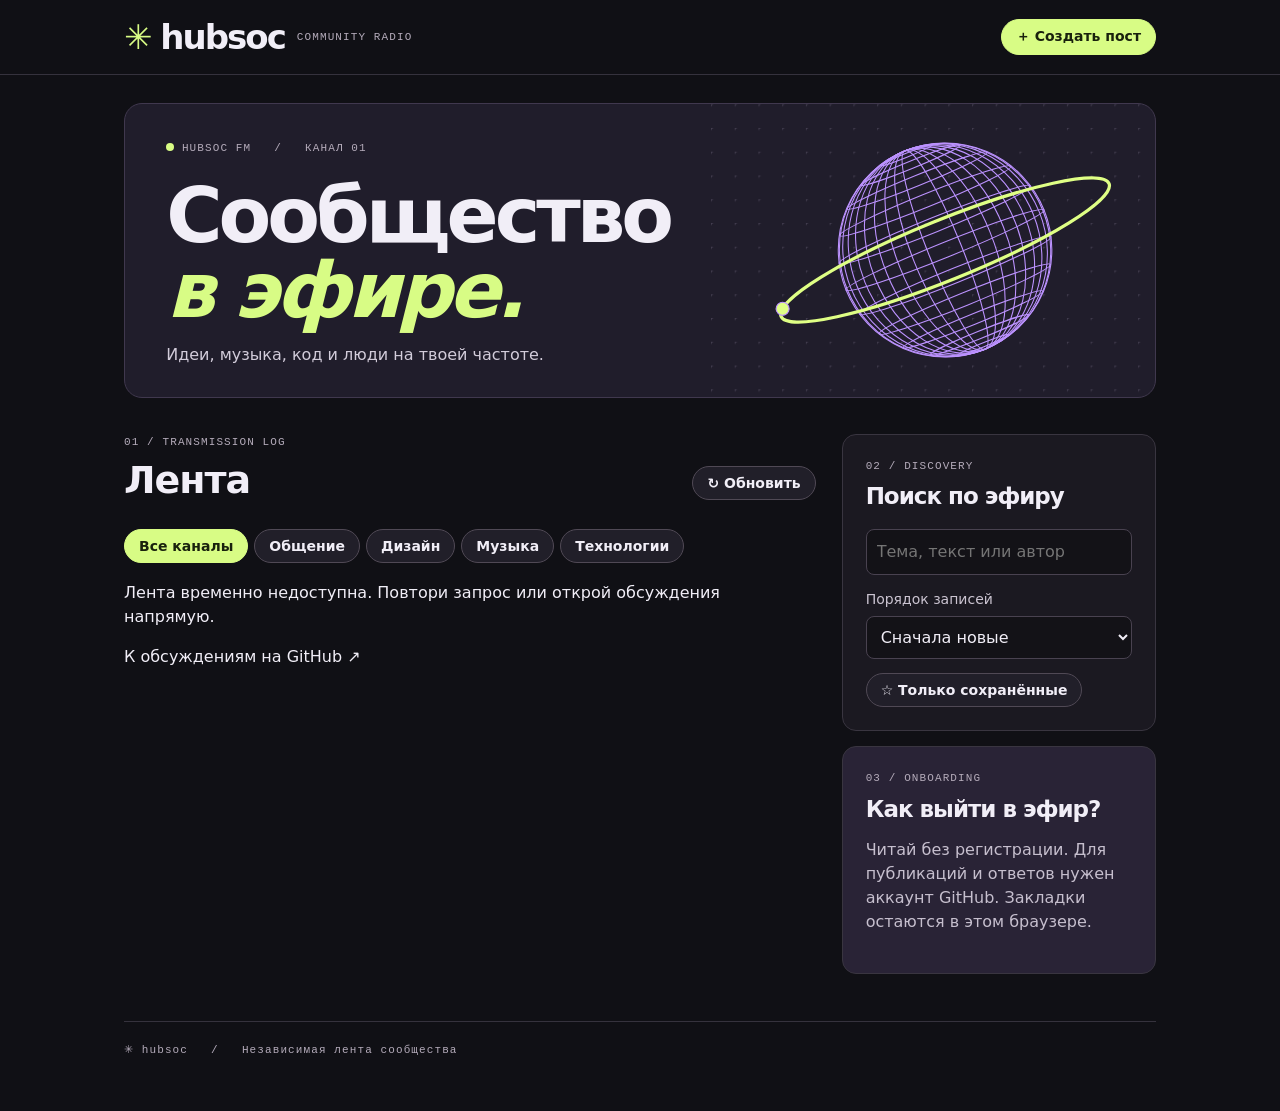
<file: docs/index.html>
<!doctype html><html lang="ru"><meta charset="utf-8"><meta name="viewport" content="width=device-width,initial-scale=1"><meta name="theme-color" content="#101015"><title>hubsoc — Сообщество в эфире</title><link rel="stylesheet" href="style.css"><script defer src="app.js"></script><body><header><div class="wrap bar"><a href="./" class="brand"><b>✳</b> hubsoc</a><span class="tag">COMMUNITY RADIO</span><button class="lime compose">＋ Создать пост</button></div></header><main class="wrap"><div class="hero"><div class="copy"><small><i></i> HUBSOC FM &nbsp; / &nbsp; КАНАЛ 01</small><h1>Сообщество<br><em>в эфире.</em></h1><p>Идеи, музыка, код и люди на твоей частоте.</p></div><img src="orbit.svg" alt="" class="orbit"></div><div class="layout"><section><div class="kicker">01 / TRANSMISSION LOG</div><div class="row"><h2>Лента</h2><button id="refresh">↻ Обновить</button></div><div id="filters" class="chips"></div><div id="feed" aria-live="polite">Настраиваем частоту…</div></section><aside><div class="panel"><div class="kicker">02 / DISCOVERY</div><h3>Поиск по эфиру</h3><input type="search" id="search" placeholder="Тема, текст или автор" aria-label="Поиск по ленте"><label for="sort">Порядок записей</label><select id="sort"><option value="new">Сначала новые</option><option value="active">По числу ответов</option></select><button id="saved">☆ Только сохранённые</button></div><div class="panel note"><div class="kicker">03 / ONBOARDING</div><h3>Как выйти в эфир?</h3><p>Читай без регистрации. Для публикаций и ответов нужен аккаунт GitHub. Закладки остаются в этом браузере.</p></div></aside></div><footer>✳ hubsoc &nbsp; / &nbsp; Независимая лента сообщества</footer></main><dialog><form id="composer"><button type="button" id="close" aria-label="Закрыть">×</button><div class="kicker">НОВАЯ ПЕРЕДАЧА</div><h2>Создать пост</h2><label>Канал<select id="channel"></select></label><label>Заголовок<input required maxlength="100" id="title"></label><label>Текст<textarea required maxlength="1500" id="body" rows="5"></textarea></label><p>Следующий шаг откроется на GitHub. Подтверди публикацию кнопкой Create.</p><button class="lime">Продолжить на GitHub ↗</button></form></dialog></body></html>
</file>
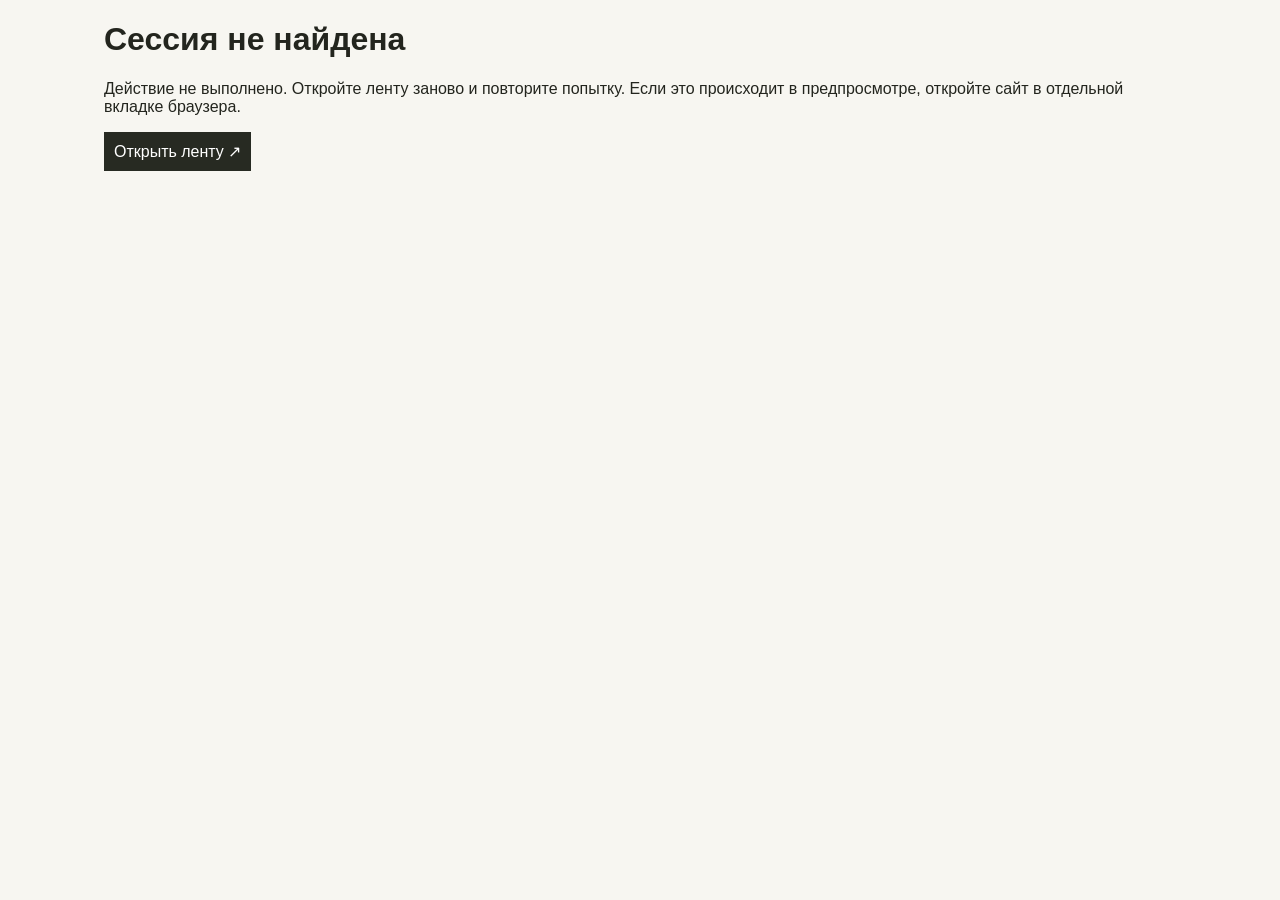
<file: templates/expired.html>
<!doctype html><html lang="ru"><meta charset="utf-8"><meta name="viewport" content="width=device-width,initial-scale=1"><title>Обновите страницу — hubsoc</title><link rel="stylesheet" href="/static/style.css"><main><h1>Сессия не найдена</h1><p>Действие не выполнено. Откройте ленту заново и повторите попытку. Если это происходит в предпросмотре, откройте сайт в отдельной вкладке браузера.</p><a class="on" style="display:inline-block;padding:10px" href="/" target="_blank" rel="noopener">Открыть ленту ↗</a></main></html>
</file>
<file: docs/style.css>
*{box-sizing:border-box}body{margin:0;background:#101015;color:#f1eef7;font:16px/1.5 system-ui,sans-serif}.wrap{max-width:1160px;padding:0 5%;margin:auto}header{border-bottom:1px solid #35323d}.bar,.row,.meta,.chips,.actions{display:flex;align-items:center;gap:12px}.bar{height:74px}.brand{font-size:34px;letter-spacing:-2px;font-weight:850}.brand b,em{color:#d8fc85}.tag,.kicker,small,footer,.meta{font:11px/1.5 monospace;letter-spacing:1.1px;color:#b4abba}.bar button,.row button{margin-left:auto}a{color:inherit;text-decoration:none}button,.actions a{font:600 14px system-ui;border:1px solid #504955;border-radius:20px;padding:8px 14px;background:#211f29;color:inherit;cursor:pointer}button:hover,.actions a:hover{border-color:#c2a1fc}.lime,.chosen{background:#d8fc85;color:#19210d;border-color:#d8fc85}.hero{margin:28px 0 36px;background:#201d2b;border:1px solid #40384e;border-radius:18px;display:flex;align-items:stretch;overflow:hidden}.copy{padding:30px 4%;flex:1}.orbit{width:44%;object-fit:contain}.hero h1{font-size:clamp(52px,6vw,83px);letter-spacing:-4px;line-height:.98;margin:20px 0 14px}.hero p{margin:0;color:#d2ccda}.hero i{display:inline-block;background:#d8fc85;border-radius:50%;width:8px;height:8px}.layout{display:grid;grid-template-columns:minmax(0,2.2fr) minmax(220px,1fr);gap:26px}.chips,.actions{flex-wrap:wrap}.chips{margin:12px 0 18px;gap:6px}.panel,.post{padding:23px;border:1px solid #393540;background:#1b1921;border-radius:14px;margin-bottom:15px}.post h3,.post p{overflow-wrap:anywhere}.post p{white-space:pre-wrap;color:#d1ccd7}.actions{margin-top:20px}.meta b{background:#34303e;color:#dcc4ff;padding:4px 9px;border-radius:7px}.note{background:#292336}.panel p,dialog p{color:#c6bfce}h2,h3{line-height:1.15;letter-spacing:-1px;margin:9px 0 14px}h2{font-size:38px}h3{font-size:23px}label{display:block;color:#cbc4d1;font-size:14px}input,select,textarea{font:inherit;width:100%;padding:10px;margin:6px 0 14px;color:inherit;background:#131217;border:1px solid #494250;border-radius:8px}dialog{background:#211e28;color:#fff;border:1px solid #554c62;border-radius:16px;width:min(450px,94vw);padding:25px}dialog::backdrop{background:#08070bc9}#close{float:right}footer{margin:32px 0;padding:20px 0;border-top:1px solid #35323d}@media(max-width:700px){.layout{display:flex;flex-direction:column}.tag{display:none}.hero{position:relative}.copy{z-index:1}.orbit{width:48%;position:absolute;right:-12%;height:100%;opacity:.45}.meta{flex-wrap:wrap}.panel,.post{padding:16px}}
</file>
<file: static/style.css>
*{box-sizing:border-box}body{margin:0;background:#f7f6f1;color:#23251e;font:16px Arial,sans-serif}a{color:inherit;text-decoration:none}header,main{max-width:1200px;margin:auto;padding:0 5%}header{height:78px;display:flex;align-items:center;gap:28px;border-bottom:1px solid #babcb0}header span,small,footer{font:11px monospace;letter-spacing:1.3px}header>button,header>form{margin-left:auto}.brand{font-size:34px;font-weight:900;letter-spacing:-2px}button,nav a{cursor:pointer;border:1px solid #c6c8bb;border-radius:24px;background:transparent;padding:9px 16px;font-weight:bold}button:hover,nav a:hover{background:#def39a}.hero{margin:24px 0 40px;background:#def39a;position:relative;overflow:hidden;padding:30px 4%;border:1px solid #b7cd77;border-radius:12px}.hero svg{position:absolute;right:4%;height:100%;width:38%;top:0}.hero h1{font-size:clamp(48px,6vw,80px);line-height:.94;letter-spacing:-4px;margin:25px 0 16px}.hero i{font-family:Georgia,serif;font-weight:normal}.hero p{margin-bottom:0}section{display:grid;grid-template-columns:2.3fr 1fr;gap:30px}h2{letter-spacing:-1.4px;font-size:32px;margin:10px 0 18px}nav{display:flex;gap:6px;flex-wrap:wrap;margin-bottom:18px}nav a{font-size:13px;padding:8px 11px}.on,.box button,header>button{background:#272a22;color:white}.post,.box,.search{border:1px solid #d5d6cb;border-radius:12px;padding:22px;background:#fffefa;margin-bottom:15px}.who{display:flex;align-items:center;gap:12px}.who small{display:block;margin-top:4px;letter-spacing:0;color:#626657}.avatar{display:grid;place-items:center;background:#e3edcc;border-radius:50%;width:42px;height:42px}.who label{margin-left:auto;background:#f0efe7;border-radius:20px;padding:6px 10px;font-size:12px}.body{line-height:1.55;white-space:pre-wrap;overflow-wrap:anywhere}.box{background:#ebe9ff}.box h2{font-family:Georgia,serif}.search label,dialog label{display:block;font-weight:bold}input:not([type=hidden]),textarea,select{width:100%;padding:10px;border:1px solid #bbbfb2;border-radius:6px;margin:9px 0;font:inherit}footer{margin:35px 0;border-top:1px solid #ccc;padding:20px 0}dialog{border:0;border-radius:14px;width:min(380px,92vw);padding:25px}dialog::backdrop{background:#25292077}@media(max-width:750px){header span{display:none}section{display:flex;flex-direction:column}.hero svg{right:-6%;opacity:.7}.hero p,.hero h1{position:relative;z-index:1}.hero p{max-width:64%}}
.switch{margin:20px 0;display:flex;gap:8px}.cliphead,.caption{display:flex;align-items:center;gap:12px}.cliphead,.hint,.reels{max-width:520px;margin-inline:auto}.cliphead{justify-content:space-between}.cliphead h2{margin:5px 0}.hint{font-size:14px;color:#57594f}.reels{height:min(76dvh,780px);overflow-y:auto;scroll-snap-type:y mandatory;border-radius:18px;background:#171820;color:white;overscroll-behavior:contain}.reel{height:100%;scroll-snap-align:start;display:flex;flex-direction:column;padding-bottom:10px}.screen{flex:1;min-height:0;background:black}.screen video{width:100%;height:100%;object-fit:contain}.caption{padding:12px 16px 0}.caption small{display:block;color:#bfc1b9}.caption form{margin-left:auto}.caption button{color:white}.caption .avatar{color:#20221b}.reel p{margin:6px 16px;overflow-wrap:anywhere;max-height:4.5em;overflow:auto}.who small{overflow-wrap:anywhere}header form button{white-space:nowrap}
.cinema{background:#101114;color:#f6f5f0}.cinema header{height:64px;border-color:#34363a}.cinema header button{background:#ddf996;color:#171917}.cinema .brand{color:#ddf996}.cinema main{max-width:1280px}.cinema .switch,.cinema footer{display:none}.theater{display:grid;grid-template-columns:minmax(175px,1fr) minmax(240px,auto) minmax(110px,.7fr);align-items:center;justify-content:center;gap:4vw;padding:16px 0}.station small,.guide small{color:#d8f797;letter-spacing:2px}.station h1{font-size:clamp(40px,5.5vw,82px);letter-spacing:-.07em;line-height:.93;margin:24px 0}.station h1 em{font-family:Georgia;color:#d8f797}.station p,.guide p{color:#b3b4b8}.station a{display:block;font-size:14px;margin-top:24px;color:#ccc}.station .publish{background:#ddf996;color:#121412;border:none;padding:12px 16px}.cinema .reels{width:min(48vw,calc((100dvh - 96px)*.5625));height:calc(100dvh - 96px);border-radius:20px;scrollbar-width:none;scroll-snap-type:y mandatory}.cinema .reel{position:relative;isolation:isolate;padding:0;overflow:hidden;scroll-snap-stop:always}.reel video{width:100%;height:100%;object-fit:cover;background:#09090c}.reel:after{content:'';position:absolute;inset:0;background:linear-gradient(#0007,transparent 20%,transparent 56%,#000c);pointer-events:none}.hud,.rail,.credit,.tap,.reel progress{position:absolute;z-index:1}.hud{inset:16px 15px auto;display:flex;align-items:center;gap:10px}.hud span,.credit small{font:11px monospace;letter-spacing:1.5px}.hud button{margin-left:auto}.hud button,.rail button{background:#15141999;color:white;border:1px solid #fff6;width:42px;height:42px;padding:0;font-size:24px}.rail{bottom:65px;right:12px;display:grid;gap:10px;text-align:center}.rail small{display:block}.rail [aria-pressed=true]{color:#ff87a0}.credit{pointer-events:none;bottom:24px;left:18px;right:68px}.credit small{color:#ddf996}.credit h3{margin:8px 0;font-size:22px}.credit p{margin:0;font-size:14px}.tap{inset:0;background:transparent!important;border:none;width:100%;color:white;border-radius:0}.tap span{display:none;background:#15141999;border-radius:50%;padding:18px}.paused .tap span{display:inline-block}.hud,.rail,.credit{z-index:2}.reel progress{bottom:0;width:100%;height:3px;accent-color:#ddf996}.guide{align-self:end;margin-bottom:12px}.guide p{font-size:13px}.cinema dialog{color:#171917}@media(max-width:740px){.cinema header{height:56px}.cinema header span,.station,.guide{display:none}.cinema .switch{display:flex;position:absolute;top:100px;left:12px;z-index:3;margin:0}.cinema .switch a{display:none}.cinema .switch a:first-child{display:block;background:#13131899;color:white;border-color:#fff5;font-size:11px}.cinema main{padding:0}.theater{display:block;padding:0}.cinema .reels{width:100%;max-width:none;height:calc(100dvh - 56px);border-radius:0}.hud{top:7px}.cinema .brand{font-size:27px}.cinema header{gap:4px}}
.cinema{background:radial-gradient(ellipse at 48% 45%,#24202d 0,#141519 44%,#111215 77%)}.cinema header{max-width:none;border-color:#2c2d32;padding-inline:5vw}.cinema main{max-width:1500px}.cinema .theater{grid-template-columns:minmax(175px,1fr) auto minmax(190px,.95fr);gap:clamp(20px,4vw,72px);align-items:start;padding-top:22px}.station,.guide{padding-top:28px}.station h1{font-size:clamp(48px,5vw,80px);letter-spacing:-.08em}.station h1 span{color:#d8f797}.station .signal,.hud b{display:inline-block;border:1px solid #666950;border-radius:30px;background:#23261d;color:#d9f696;padding:7px 10px;font:10px monospace;letter-spacing:1px}.channels{display:grid;gap:5px;margin:30px 0;max-width:260px}.channels a{padding:13px 15px;border:1px solid transparent;margin:0;border-radius:12px;font-weight:650}.channels .active{border-color:#45483e;background:#282b24;color:#dcf79e}.guide{align-self:start}.guide h2{margin:8px 0 20px;font-size:28px}.queue{max-height:42vh;overflow:auto;margin:0 0 28px}.queue a{display:flex;align-items:center;gap:12px;border:1px solid transparent;padding:8px;border-radius:12px}.queue a.current{background:#242529;border-color:#393c33}.queue img,.queue b{width:45px;height:54px;object-fit:cover;border-radius:7px;background:#494350;flex-shrink:0}.queue strong{font-size:14px;display:-webkit-box;-webkit-line-clamp:2;-webkit-box-orient:vertical;overflow:hidden}.queue small{display:block;color:#a5a5ad;letter-spacing:0}.stage{min-width:0}.cinema .reels{box-shadow:0 20px 60px #0005;outline:1px solid #ffffff1a}.rail{gap:6px}.rail button{backdrop-filter:blur(12px)}.hud b{color:white;background:#17181b75;border-color:#fff5}.credit h3{font-size:clamp(20px,2.1vw,30px);letter-spacing:-.04em;line-height:1.07;overflow-wrap:anywhere}.credit p{opacity:.85}.empty{height:100%;display:grid;align-content:center;text-align:center;padding:24px}.empty b,.empty a{color:#d8f797}.empty b{font-size:60px}.cinema dialog{max-height:85dvh;overflow:auto}.cinema #thread{max-height:35vh;overflow:auto;margin:12px 0}.reply{border-top:1px solid #ddd;padding:10px 0}.reply p{margin:4px 0;white-space:pre-wrap;overflow-wrap:anywhere}.rail button:focus-visible,.queue a:focus-visible{outline:3px solid #e7ffa8}@media(max-width:740px){.cinema .theater{padding:0}.cinema .switch{left:10px;top:108px;gap:5px}.cinema .switch .mobile-save{display:block;background:#17181b99;color:white;border-color:#fff5;font-size:11px}.cinema .reels{outline:0}.cinema .station,.cinema .guide{display:none}.credit h3{font-size:24px}}
/* Immersive shorts layout */
.cinema{background:#09090b;color:#fafafa}.cinema>header,.cinema .switch{display:none}.cinema main{max-width:1390px;padding:0 3vw}.cinema .theater{min-height:100dvh;grid-template-columns:minmax(190px,1fr) auto minmax(170px,.85fr);gap:4vw;align-items:center;padding:12px 0}.station{align-self:start;position:sticky;top:0;padding-top:18px}.wordmark{font:900 45px/1 Arial;letter-spacing:-4px}.wordmark span{color:#fe355e}.station>small{display:block;color:#8e8d96;font-size:9px;letter-spacing:2.2px;margin:9px 0}.channels{max-width:265px;margin:40px 0 20px}.channels a,.channels button,.station .publish{display:flex;align-items:center;gap:14px;color:white;font-size:16px;letter-spacing:-.3px}.channels button{border:0;padding:13px 15px;text-align:left}.channels .active{background:#24151c;border-color:transparent;color:#ff527a}.station .publish{background:#fe335e;color:white;border-radius:9px}.station>form button{margin:20px 0;color:#aaa}.ico{width:24px;height:24px;fill:none;stroke:currentColor;stroke-width:1.9;stroke-linecap:round;stroke-linejoin:round;display:block}.stage{position:relative}.cinema .reels{height:calc(100dvh - 24px);width:min(48vw,calc((100dvh - 24px)*.5625));border-radius:16px}.stream-tabs{position:absolute;top:0;left:0;right:0;height:64px;display:flex;align-items:center;justify-content:center;gap:22px;z-index:4;background:linear-gradient(#0008,transparent);border-radius:16px 16px 0 0}.stream-tabs a{position:relative;color:#ddd;font-weight:700;text-shadow:0 1px 4px #222}.stream-tabs .selected{color:white}.selected:after{content:'';position:absolute;bottom:-8px;left:25%;right:25%;height:3px;background:white;border-radius:2px}.stream-tabs button{position:absolute;right:9px;color:white;border:0;padding:8px}.rail{right:9px;bottom:25px;gap:7px;justify-items:center}.rail button{display:grid;place-items:center;border:0;background:transparent;backdrop-filter:none;text-shadow:0 1px 3px #222}.rail .ico{height:31px;width:31px;fill:white;stroke:white;filter:drop-shadow(0 2px 3px #0005)}.rail [aria-pressed=true] .ico{fill:#ff375f;stroke:#ff375f}.rail small{font:bold 12px Arial;color:white}.rail .creator button{position:relative;border:2px solid white;border-radius:50%;background:linear-gradient(135deg,#aaafff,#373066);margin-bottom:9px}.creator i{position:absolute;bottom:-8px;width:19px;height:19px;border-radius:50%;background:#fe335e;font:bold 16px Arial}.rail [data-act=sound]{border-radius:50%;background:repeating-radial-gradient(#1d1d21 0 3px,#333 4px);border:2px solid #47474a;color:white}.credit{left:16px;bottom:22px}.credit h3{font-size:19px}.credit p{font-size:15px;opacity:1}.guide{align-self:center}.guide>small,.queue small{color:#bbb}.queue a.current{background:#21191e;border-color:#45313a}.dock{display:none}.reel progress{accent-color:#ff375f}.tap{touch-action:pan-y}.burst{position:absolute;left:50%;top:45%;z-index:3;color:#ff375f;font:90px Arial;pointer-events:none;animation:pop .65s both}@keyframes pop{0%{transform:translate(-50%,-50%) scale(.3)}45%{transform:translate(-50%,-50%) scale(1.15)}100%{transform:translate(-50%,-80%);opacity:0}}
@media(max-width:740px){.cinema main{padding:0}.cinema .theater{padding:0;min-height:0}.cinema .reels{width:100%;height:calc(100dvh - 59px - env(safe-area-inset-bottom));border-radius:0}.dock{display:flex;margin:0;align-items:center;justify-content:space-around;height:calc(59px + env(safe-area-inset-bottom));padding-bottom:env(safe-area-inset-bottom);background:#08080a}.dock a,.dock button{border:0;border-radius:0;display:grid;justify-items:center;gap:3px;font:600 10px Arial;color:white;background:none;padding:3px}.dock .ico{width:22px;height:22px}.dock .newclip{background:white;color:black;border-radius:7px;padding:4px 10px;box-shadow:-4px 0 #26e6df,4px 0 #ff375f}.cinema #discussion{margin:auto auto 0;width:100%;max-width:none;border-radius:20px 20px 0 0}.cinema .stream-tabs{border-radius:0}}
</file>
